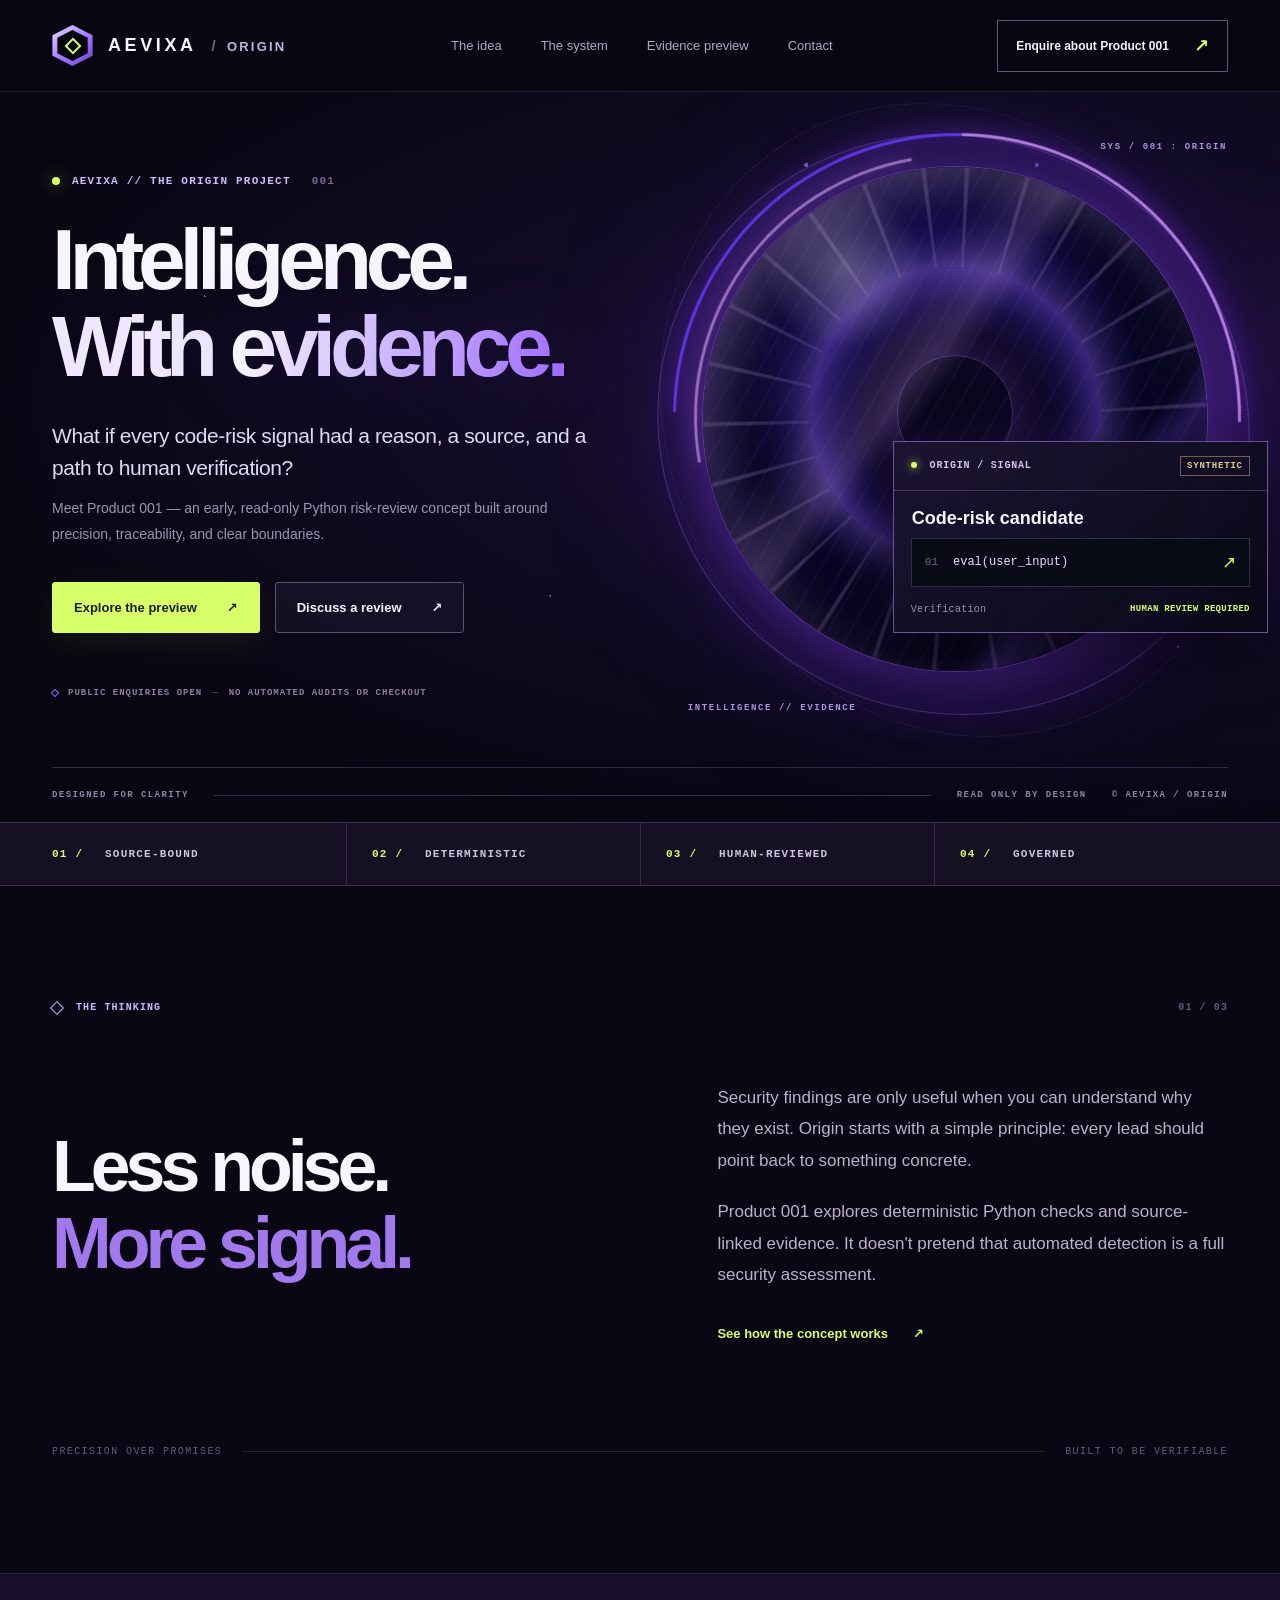
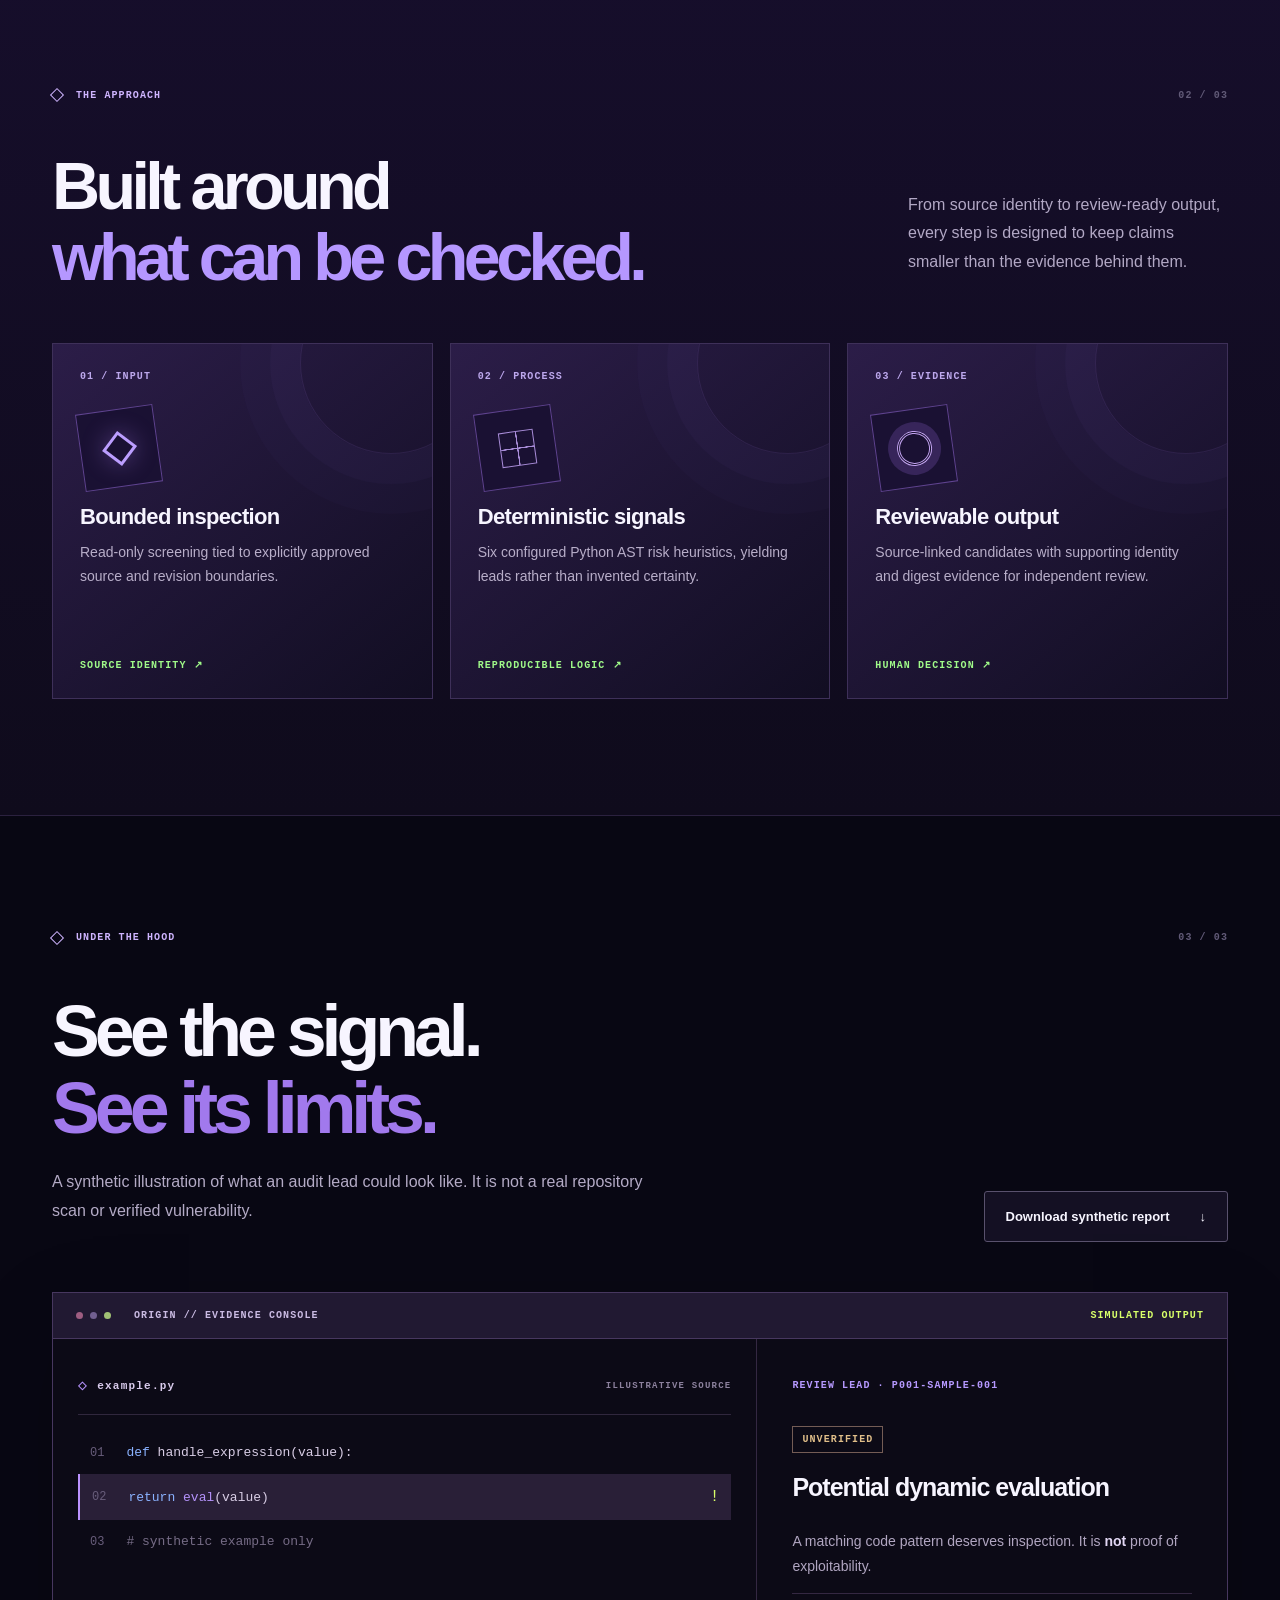
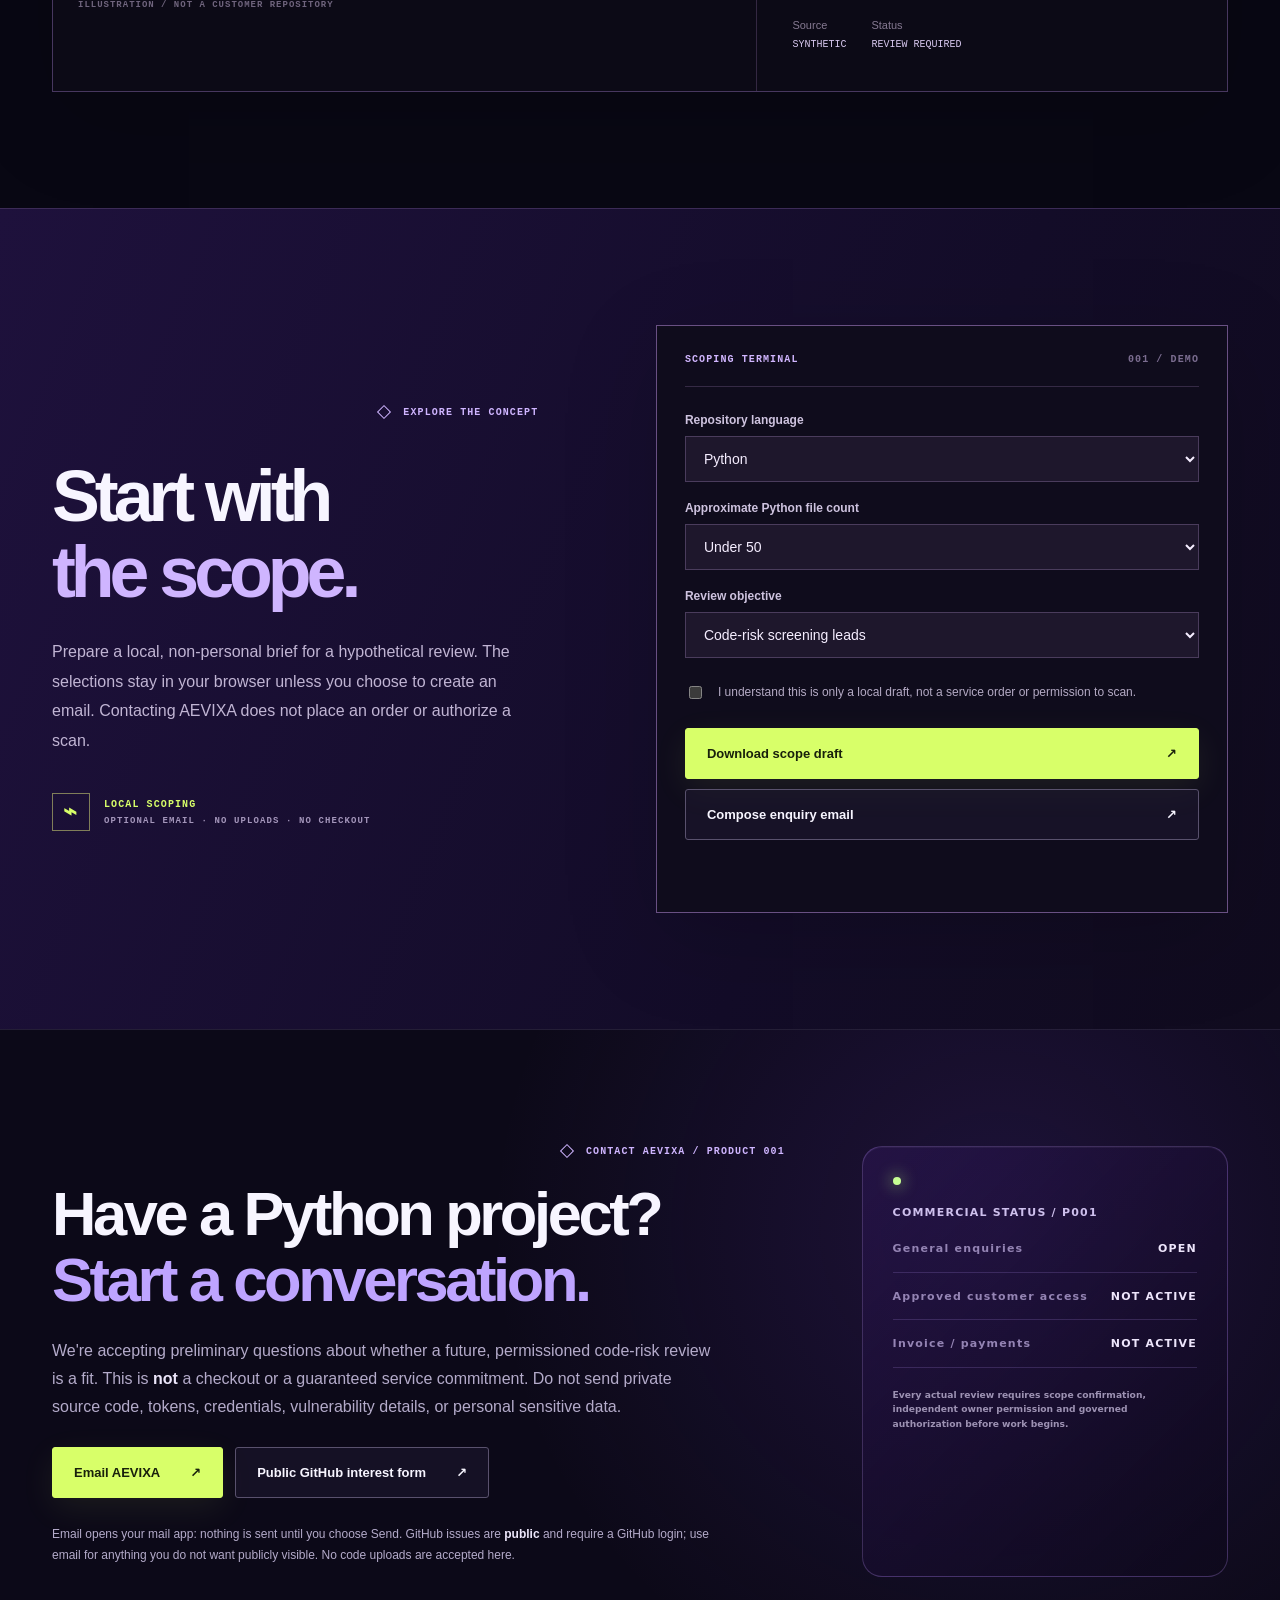
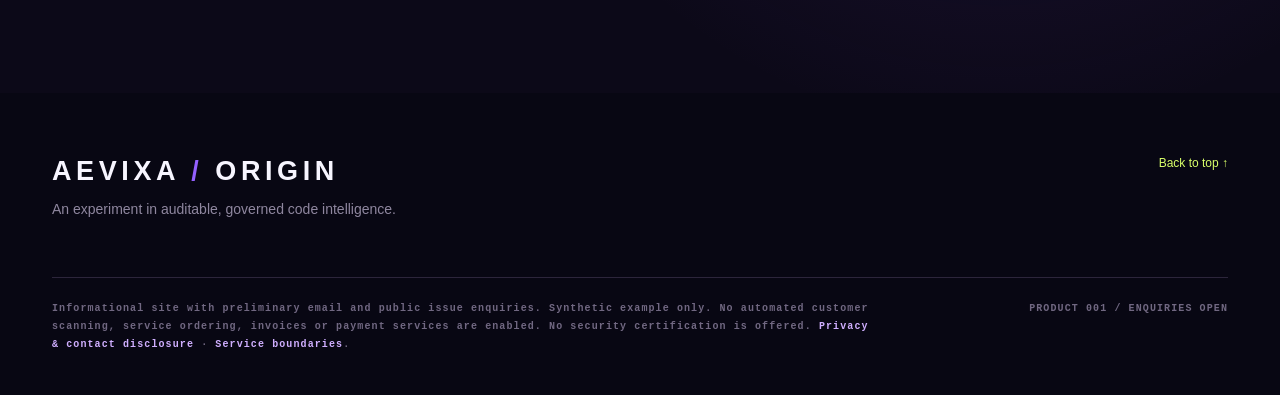
<file: index.html>
<!doctype html>
<html lang="en">
<head>
  <link rel="canonical" href="https://aevixa-origin-site.pages.dev/">
  <meta property="og:type" content="website">
  <meta property="og:site_name" content="AEVIXA / Origin">
  <meta property="og:title" content="AEVIXA / Origin — Intelligence, with evidence.">
  <meta property="og:description" content="Explore an evidence-bound Python code-risk review concept, with synthetic examples and preliminary inquiries. No customer scanning or payments are enabled.">
  <meta property="og:url" content="https://aevixa-origin-site.pages.dev/">
  <meta name="twitter:card" content="summary">
  <meta charset="utf-8">
  <meta name="viewport" content="width=device-width, initial-scale=1">
  <meta name="theme-color" content="#070611">
  <meta name="robots" content="index,follow">
  <meta http-equiv="Content-Security-Policy" content="default-src 'none'; style-src 'self'; script-src 'self'; img-src 'self' data:; base-uri 'none'; form-action 'none'; connect-src 'none'">
  <meta name="description" content="AEVIXA / Origin Product 001 is an evidence-bound, read-only Python code-risk review concept. Synthetic demonstrations only; general enquiries are open; private scanning and checkout are not enabled.">
  <title>AEVIXA / ORIGIN — Intelligence, with evidence.</title>
  <link rel="stylesheet" href="styles.css">
  <script src="app.js" defer></script>
</head>
<body>
  <a class="skip-link" href="#main">Skip to content</a>
  <header class="site-header">
    <div class="container header-layout">
      <a class="logo" href="#top" aria-label="AEVIXA / Origin homepage">
        <span class="logo-sigil" aria-hidden="true"><i></i><b></b></span>
        <span class="logo-word">AEVIXA <span> / </span><small>ORIGIN</small></span>
      </a>
      <nav class="desktop-links" aria-label="Site navigation">
        <a href="#mission">The idea</a>
        <a href="#system">The system</a>
        <a href="#evidence">Evidence preview</a>
        <a href="#contact">Contact</a>
      </nav>
      <a class="header-cta" href="#contact">Enquire about Product 001 <span aria-hidden="true">↗</span></a>
      <button class="menu-button" id="menu-toggle" type="button" aria-expanded="false" aria-controls="mobile-nav" aria-label="Open menu"><span></span><span></span></button>
    </div>
    <nav class="mobile-links" id="mobile-nav" aria-label="Mobile navigation" hidden>
      <a href="#mission">The idea</a><a href="#system">The system</a><a href="#evidence">Evidence preview</a><a href="#scope">Scope planner</a><a href="#contact">Contact AEVIXA</a>
    </nav>
  </header>
  <main id="main">
    <section class="hero" id="top">
      <div class="hero-stars" aria-hidden="true"></div>
      <div class="container hero-layout">
        <div class="hero-copy">
          <div class="eyebrow"><span class="signal-dot"></span> AEVIXA // THE ORIGIN PROJECT <span class="eyebrow-index">001</span></div>
          <h1>Intelligence.<br><span class="hero-word-ghost">With</span> <span class="hero-word-bright">evidence.</span></h1>
          <p class="hero-summary">What if every code-risk signal had a reason, a source, and a path to human verification?</p>
          <p class="hero-sub">Meet Product 001 — an early, read-only Python risk-review concept built around precision, traceability, and clear boundaries.</p>
          <div class="hero-buttons"><a href="#evidence" class="button button-primary">Explore the preview <span aria-hidden="true">↗</span></a><a href="#contact" class="button button-outline">Discuss a review <span aria-hidden="true">↗</span></a></div>
          <div class="hero-note"><span class="note-indicator"></span> PUBLIC ENQUIRIES OPEN <span class="note-dash">—</span> NO AUTOMATED AUDITS OR CHECKOUT</div>
        </div>
        <div class="hero-art" aria-label="Decorative violet energy sphere and a fictional evidence signal preview">
          <div class="portal-glow" aria-hidden="true"></div>
          <div class="portal-rim outer" aria-hidden="true"></div><div class="portal-rim inner" aria-hidden="true"></div>
          <div class="portal-core" aria-hidden="true"><div class="portal-core-inner"></div><div class="portal-shine"></div></div>
          <div class="arc arc-one" aria-hidden="true"></div><div class="arc arc-two" aria-hidden="true"></div>
          <span class="art-coordinate coord-top" aria-hidden="true">SYS / 001 : ORIGIN</span>
          <span class="art-coordinate coord-bottom" aria-hidden="true">INTELLIGENCE // EVIDENCE</span>
          <div class="evidence-widget">
            <div class="widget-head"><span><span class="widget-led"></span> ORIGIN / SIGNAL</span><span class="widget-demo">SYNTHETIC</span></div>
            <div class="widget-title">Code-risk candidate</div>
            <div class="widget-body"><span>01</span><code>eval(user_input)</code><span class="widget-arrow" aria-hidden="true">↗</span></div>
            <div class="widget-foot"><span>Verification</span><strong>HUMAN REVIEW REQUIRED</strong></div>
          </div>
        </div>
      </div>
      <div class="hero-bottom container"><span>DESIGNED FOR CLARITY</span><span class="hero-bottom-line"></span><span>READ ONLY BY DESIGN</span><span>© AEVIXA / ORIGIN</span></div>
    </section>
    <section class="signal-band" aria-label="Platform principles"><div class="container signal-layout"><div><span>01 /</span> SOURCE-BOUND</div><div><span>02 /</span> DETERMINISTIC</div><div><span>03 /</span> HUMAN-REVIEWED</div><div><span>04 /</span> GOVERNED</div></div></section>
    <section id="mission" class="mission container section-pad">
      <div class="section-label"><span class="section-marker"></span> THE THINKING <span>01 / 03</span></div>
      <div class="mission-grid">
        <h2>Less noise.<br><span>More signal.</span></h2>
        <div class="mission-copy"><p>Security findings are only useful when you can understand why they exist. Origin starts with a simple principle: every lead should point back to something concrete.</p><p>Product 001 explores deterministic Python checks and source-linked evidence. It doesn't pretend that automated detection is a full security assessment.</p><a href="#system" class="inline-link">See how the concept works <span aria-hidden="true">↗</span></a></div>
      </div>
      <div class="mission-index"><span>PRECISION OVER PROMISES</span><span class="mission-line"></span><span>BUILT TO BE VERIFIABLE</span></div>
    </section>
    <section id="system" class="system section-pad">
      <div class="container">
        <div class="section-label"><span class="section-marker"></span> THE APPROACH <span>02 / 03</span></div>
        <div class="system-title"><h2>Built around<br><em>what can be checked.</em></h2><p>From source identity to review-ready output, every step is designed to keep claims smaller than the evidence behind them.</p></div>
        <div class="feature-grid">
          <article class="feature"><span class="feature-index">01 / INPUT</span><div class="feature-icon"><span class="feature-mark diamond" aria-hidden="true"></span></div><h3>Bounded inspection</h3><p>Read-only screening tied to explicitly approved source and revision boundaries.</p><span class="feature-foot">SOURCE IDENTITY ↗</span></article>
          <article class="feature"><span class="feature-index">02 / PROCESS</span><div class="feature-icon"><span class="feature-mark gridmark" aria-hidden="true"></span></div><h3>Deterministic signals</h3><p>Six configured Python AST risk heuristics, yielding leads rather than invented certainty.</p><span class="feature-foot">REPRODUCIBLE LOGIC ↗</span></article>
          <article class="feature"><span class="feature-index">03 / EVIDENCE</span><div class="feature-icon"><span class="feature-mark rings" aria-hidden="true"></span></div><h3>Reviewable output</h3><p>Source-linked candidates with supporting identity and digest evidence for independent review.</p><span class="feature-foot">HUMAN DECISION ↗</span></article>
        </div>
      </div>
    </section>
    <section id="evidence" class="evidence section-pad container">
      <div class="section-label"><span class="section-marker"></span> UNDER THE HOOD <span>03 / 03</span></div>
      <div class="evidence-heading"><div><h2>See the signal.<br><span>See its limits.</span></h2><p>A synthetic illustration of what an audit lead could look like. It is not a real repository scan or verified vulnerability.</p></div><a class="button button-outline" href="sample_report.json" download>Download synthetic report <span aria-hidden="true">↓</span></a></div>
      <div class="terminal">
        <div class="terminal-top"><div class="terminal-controls"><i></i><i></i><i></i></div><span>ORIGIN // EVIDENCE CONSOLE</span><span class="terminal-status">SIMULATED OUTPUT</span></div>
        <div class="terminal-main"><div class="terminal-code"><div class="code-file"><span class="code-purple">◇</span> example.py <span>ILLUSTRATIVE SOURCE</span></div><div class="code-line"><em>01</em><code><span class="code-blue">def</span> handle_expression(value):</code></div><div class="code-line is-hot"><em>02</em><code>    <span class="code-blue">return</span> <span class="code-purple">eval</span>(value)</code><span class="code-warning">!</span></div><div class="code-line"><em>03</em><code>    <span class="code-muted"># synthetic example only</span></code></div><div class="terminal-footer">ILLUSTRATION / NOT A CUSTOMER REPOSITORY</div></div><div class="terminal-result"><span class="result-kicker">REVIEW LEAD · P001-SAMPLE-001</span><span class="result-flag">UNVERIFIED</span><h3>Potential dynamic evaluation</h3><p>A matching code pattern deserves inspection. It is <strong>not</strong> proof of exploitability.</p><div class="result-meta"><div><span>Source</span><b>SYNTHETIC</b></div><div><span>Status</span><b>REVIEW REQUIRED</b></div></div></div></div>
      </div>
    </section>
    <section id="scope" class="scope section-pad"><div class="container scope-grid"><div class="scope-copy"><div class="section-label"><span class="section-marker"></span> EXPLORE THE CONCEPT</div><h2>Start with<br><span>the scope.</span></h2><p>Prepare a local, non-personal brief for a hypothetical review. The selections stay in your browser unless you choose to create an email. Contacting AEVIXA does not place an order or authorize a scan.</p><div class="scope-lock"><span aria-hidden="true">⌁</span><div><strong>LOCAL SCOPING</strong><small>OPTIONAL EMAIL · NO UPLOADS · NO CHECKOUT</small></div></div></div><form id="scope-form" class="scope-card" novalidate><div class="form-top"><span>SCOPING TERMINAL</span><span>001 / DEMO</span></div><label for="language">Repository language</label><select id="language" required><option value="python">Python</option><option value="mixed">Mixed, including Python</option></select><label for="size">Approximate Python file count</label><select id="size" required><option value="under-50">Under 50</option><option value="50-to-250">50–250</option><option value="over-250">Over 250</option><option value="unsure">Not sure</option></select><label for="goal">Review objective</label><select id="goal" required><option value="risk-leads">Code-risk screening leads</option><option value="maintenance-review">Maintainability discussion</option><option value="exploratory">Exploratory screening</option></select><label class="check-row"><input type="checkbox" id="ack" required><span>I understand this is only a local draft, not a service order or permission to scan.</span></label><button type="submit" class="button button-primary submit">Download scope draft <span aria-hidden="true">↗</span></button><button type="button" id="compose-inquiry" class="button button-outline submit">Compose enquiry email <span aria-hidden="true">↗</span></button><p id="message" role="status" aria-live="polite" class="form-message"></p></form></div></section>

    <section id="contact" class="contact section-pad" aria-labelledby="contact-title"><div class="container contact-inner"><div><div class="section-label"><span class="section-marker"></span> CONTACT AEVIXA / PRODUCT 001</div><h2 id="contact-title">Have a Python project?<br><span>Start a conversation.</span></h2><p>We're accepting preliminary questions about whether a future, permissioned code-risk review is a fit. This is <strong>not</strong> a checkout or a guaranteed service commitment. Do not send private source code, tokens, credentials, vulnerability details, or personal sensitive data.</p><div class="contact-actions"><a class="button button-primary" href="mailto:aevixahq@gmail.com?subject=Product%20001%20-%20preliminary%20enquiry">Email AEVIXA <span aria-hidden="true">↗</span></a><a class="button button-outline" href="https://github.com/AEVIXA-hq/aevixa-origin-site/issues/new?template=product001-interest.yml" rel="noopener noreferrer">Public GitHub interest form <span aria-hidden="true">↗</span></a></div><p class="contact-disclosure">Email opens your mail app: nothing is sent until you choose Send. GitHub issues are <strong>public</strong> and require a GitHub login; use email for anything you do not want publicly visible. No code uploads are accepted here.</p></div><aside class="contact-status"><span class="status-dot" aria-hidden="true"></span><span>COMMERCIAL STATUS / P001</span><dl><div><dt>General enquiries</dt><dd>OPEN</dd></div><div><dt>Approved customer access</dt><dd>NOT ACTIVE</dd></div><div><dt>Invoice / payments</dt><dd>NOT ACTIVE</dd></div></dl><small>Every actual review requires scope confirmation, independent owner permission and governed authorization before work begins.</small></aside></div></section>
  </main>
  <footer class="site-footer"><div class="container footer-top"><div><div class="footer-logo">AEVIXA <span>/</span> ORIGIN</div><p>An experiment in auditable, governed code intelligence.</p></div><a class="back-top" href="#top">Back to top ↑</a></div><div class="container footer-bottom"><p>Informational site with preliminary email and public issue enquiries. Synthetic example only. No automated customer scanning, service ordering, invoices or payment services are enabled. No security certification is offered. <a href="privacy.html">Privacy &amp; contact disclosure</a> · <a href="service-boundaries.html">Service boundaries</a>.</p><span>PRODUCT 001 / ENQUIRIES OPEN</span></div></footer>
</body>
</html>
</file>
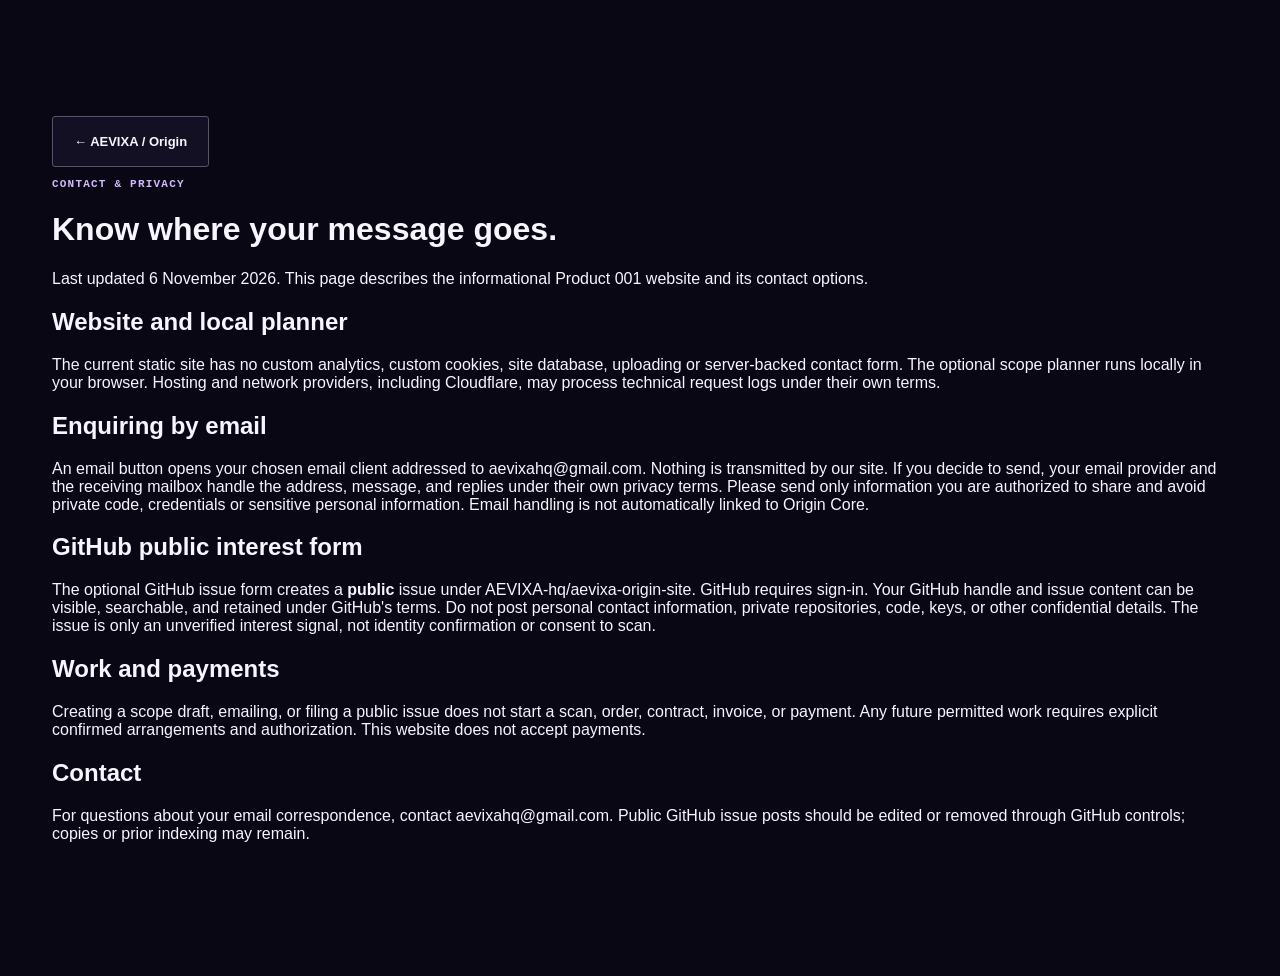
<file: privacy.html>
<!doctype html><html lang="en"><head>
<link rel="canonical" href="https://aevixa-origin-site.pages.dev/privacy.html"><meta name="description" content="AEVIXA / Origin Product 001 is a prototype concept. The website provides synthetic demonstrations and preliminary inquiries only. It is not an active checkout or private-code scanning service."><meta charset="utf-8"><meta name="viewport" content="width=device-width,initial-scale=1"><meta name="robots" content="index,follow"><meta name="theme-color" content="#070611"><meta http-equiv="Content-Security-Policy" content="default-src 'none'; style-src 'self'; base-uri 'none'; form-action 'none'; connect-src 'none'"><title>Contact and Privacy | AEVIXA / Origin</title><link rel="stylesheet" href="styles.css"></head><body><main class="container section-pad"><a class="button button-outline" href="/">← AEVIXA / Origin</a><p class="eyebrow" style="margin-top:36px">CONTACT & PRIVACY</p><h1>Know where your message goes.</h1><p>Last updated 6 November 2026. This page describes the informational Product 001 website and its contact options.</p><h2>Website and local planner</h2><p>The current static site has no custom analytics, custom cookies, site database, uploading or server-backed contact form. The optional scope planner runs locally in your browser. Hosting and network providers, including Cloudflare, may process technical request logs under their own terms.</p><h2>Enquiring by email</h2><p>An email button opens your chosen email client addressed to <a href="mailto:aevixahq@gmail.com">aevixahq@gmail.com</a>. Nothing is transmitted by our site. If you decide to send, your email provider and the receiving mailbox handle the address, message, and replies under their own privacy terms. Please send only information you are authorized to share and avoid private code, credentials or sensitive personal information. Email handling is not automatically linked to Origin Core.</p><h2>GitHub public interest form</h2><p>The optional GitHub issue form creates a <strong>public</strong> issue under AEVIXA-hq/aevixa-origin-site. GitHub requires sign-in. Your GitHub handle and issue content can be visible, searchable, and retained under GitHub's terms. Do not post personal contact information, private repositories, code, keys, or other confidential details. The issue is only an unverified interest signal, not identity confirmation or consent to scan.</p><h2>Work and payments</h2><p>Creating a scope draft, emailing, or filing a public issue does not start a scan, order, contract, invoice, or payment. Any future permitted work requires explicit confirmed arrangements and authorization. This website does not accept payments.</p><h2>Contact</h2><p>For questions about your email correspondence, contact <a href="mailto:aevixahq@gmail.com">aevixahq@gmail.com</a>. Public GitHub issue posts should be edited or removed through GitHub controls; copies or prior indexing may remain.</p></main></body></html>
</file>
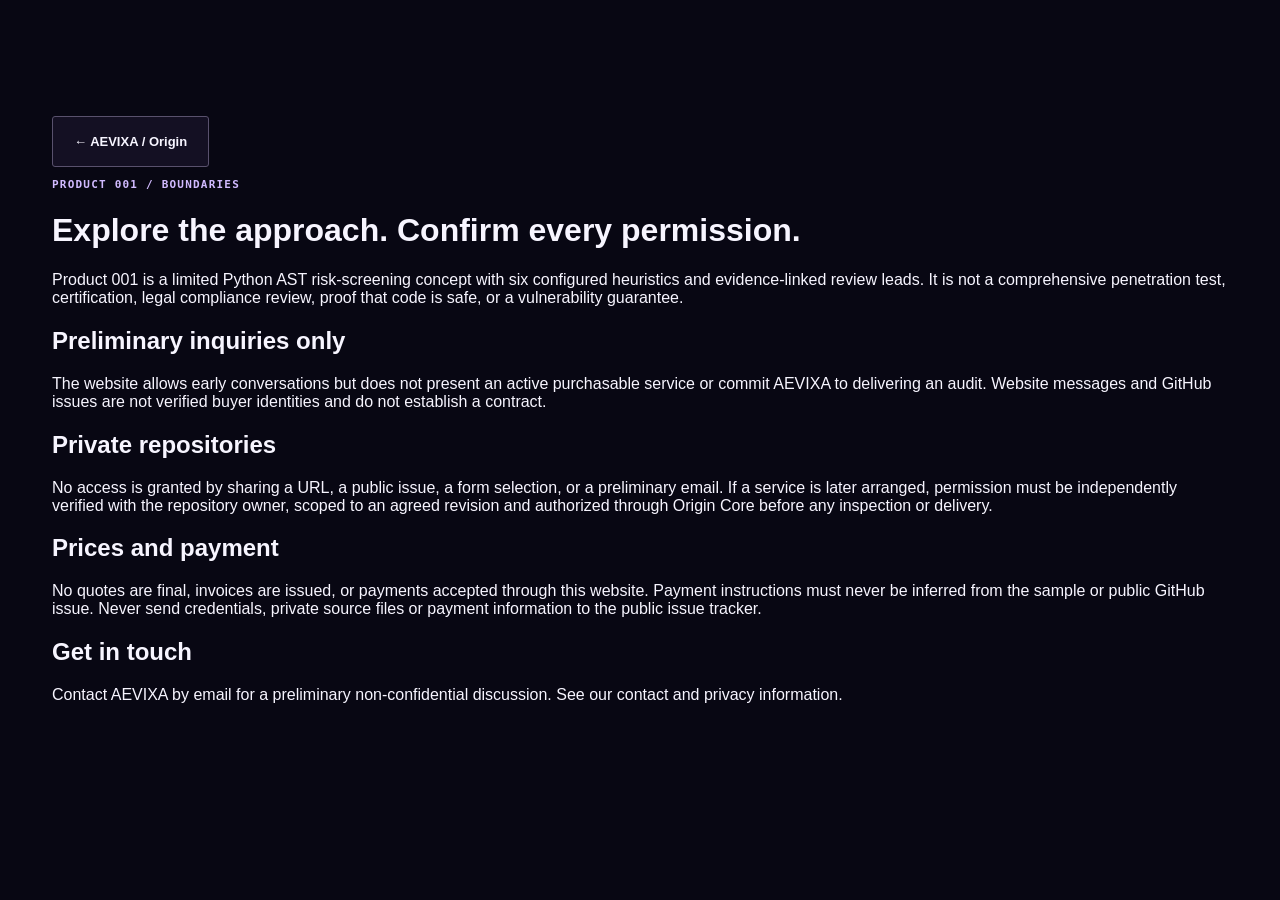
<file: service-boundaries.html>
<!doctype html><html lang="en"><head>
<link rel="canonical" href="https://aevixa-origin-site.pages.dev/service-boundaries.html"><meta name="description" content="AEVIXA / Origin Product 001 is a prototype concept. The website provides synthetic demonstrations and preliminary inquiries only. It is not an active checkout or private-code scanning service."><meta charset="utf-8"><meta name="viewport" content="width=device-width,initial-scale=1"><meta name="robots" content="index,follow"><meta name="theme-color" content="#070611"><meta http-equiv="Content-Security-Policy" content="default-src 'none'; style-src 'self'; base-uri 'none'; form-action 'none'; connect-src 'none'"><title>Service boundaries | AEVIXA / Origin</title><link rel="stylesheet" href="styles.css"></head><body><main class="container section-pad"><a class="button button-outline" href="/">← AEVIXA / Origin</a><p class="eyebrow" style="margin-top:36px">PRODUCT 001 / BOUNDARIES</p><h1>Explore the approach. Confirm every permission.</h1><p>Product 001 is a limited Python AST risk-screening concept with six configured heuristics and evidence-linked review leads. It is not a comprehensive penetration test, certification, legal compliance review, proof that code is safe, or a vulnerability guarantee.</p><h2>Preliminary inquiries only</h2><p>The website allows early conversations but does not present an active purchasable service or commit AEVIXA to delivering an audit. Website messages and GitHub issues are not verified buyer identities and do not establish a contract.</p><h2>Private repositories</h2><p>No access is granted by sharing a URL, a public issue, a form selection, or a preliminary email. If a service is later arranged, permission must be independently verified with the repository owner, scoped to an agreed revision and authorized through Origin Core before any inspection or delivery.</p><h2>Prices and payment</h2><p>No quotes are final, invoices are issued, or payments accepted through this website. Payment instructions must never be inferred from the sample or public GitHub issue. Never send credentials, private source files or payment information to the public issue tracker.</p><h2>Get in touch</h2><p><a href="mailto:aevixahq@gmail.com?subject=Product%20001%20-%20preliminary%20enquiry">Contact AEVIXA by email</a> for a preliminary non-confidential discussion. See our <a href="privacy.html">contact and privacy information</a>.</p></main></body></html>
</file>
<file: styles.css>
:root{--ink:#080713;--black:#05040c;--panel:#121023;--panel2:#1b1730;--line:#302b45;--white:#f7f5ff;--muted:#b4accb;--quiet:#807993;--purple:#9460ff;--purple2:#cfb5ff;--acid:#d8ff69;--acidink:#18200b;color-scheme:dark}
*{box-sizing:border-box}html{scroll-behavior:smooth}body{margin:0;background:var(--ink);color:var(--white);font-family:Inter,"Helvetica Neue",Arial,system-ui,sans-serif;-webkit-font-smoothing:antialiased}a{color:inherit}button,select{font:inherit}button:focus-visible,a:focus-visible,select:focus-visible,input:focus-visible{outline:2px solid var(--acid);outline-offset:4px}a{text-decoration:none}.container{width:min(1350px,calc(100% - 104px));margin:0 auto}.skip-link{position:absolute;left:-9999px;top:10px;z-index:30;background:var(--acid);color:#000;padding:9px 16px}.skip-link:focus{left:10px}.site-header{position:relative;z-index:10;background:#080711;border-bottom:1px solid rgba(255,255,255,.105)}.header-layout{height:91px;display:flex;align-items:center;gap:48px}.logo{display:flex;align-items:center;gap:15px;white-space:nowrap}.logo-sigil{width:41px;height:41px;position:relative;display:grid;place-items:center;background:linear-gradient(140deg,#e8dcff 1%,#9d74ff 56%,#6f3dce 100%);clip-path:polygon(50% 0,99% 25%,99% 75%,50% 100%,1% 75%,1% 25%);box-shadow:0 0 15px rgba(159,105,255,.3)}.logo-sigil i{height:31px;width:31px;background:var(--black);clip-path:polygon(50% 0,99% 25%,99% 75%,50% 100%,1% 75%,1% 25%)}.logo-sigil b{position:absolute;width:12px;height:12px;border:2px solid var(--acid);transform:rotate(45deg)}.logo-word{font-size:18px;letter-spacing:.2em;font-weight:850}.logo-word span{color:#706780;font-size:15px;letter-spacing:0;padding:0 7px}.logo-word small{font-size:13px;letter-spacing:.17em;font-weight:600;color:#beb6d9}.desktop-links{display:flex;gap:39px;margin:auto;align-items:center}.desktop-links a{color:#afa7c2;font-size:13px;transition:color .2s}.desktop-links a:hover,.inline-link:hover{color:var(--acid)}.header-cta{font-size:12px;font-weight:750;border:1px solid #615580;padding:14px 18px;white-space:nowrap;display:flex;gap:25px;align-items:center;transition:background .2s,border-color .2s}.header-cta:hover{background:#211736;border-color:var(--purple)}.header-cta span{color:var(--acid);font-size:18px}.menu-button{display:none}.mobile-links[hidden]{display:none!important}
.hero{position:relative;overflow:hidden;background:radial-gradient(ellipse at 82% 42%,#22103d 0%,#100b23 41%,#070611 77%);isolation:isolate}.hero:before{position:absolute;content:"";height:120%;width:60%;left:41%;top:0;background:repeating-linear-gradient(90deg,transparent 0,transparent 79px,rgba(170,127,255,.025) 80px),repeating-linear-gradient(0deg,transparent 0,transparent 79px,rgba(170,127,255,.025) 80px);opacity:.6;pointer-events:none;z-index:-1}.hero-stars{pointer-events:none;position:absolute;inset:0;opacity:.55;background-image:radial-gradient(1px 1px at 16% 28%,#bcaaff 99%,transparent),radial-gradient(2px 2px at 81% 10%,#a17fff 99%,transparent),radial-gradient(1px 1px at 92% 76%,#dfc6ff 99%,transparent),radial-gradient(1px 1px at 43% 69%,#bcaaff 99%,transparent),radial-gradient(2px 2px at 63% 10%,#baa0ff 99%,transparent)}.hero-layout{min-height:675px;position:relative;display:grid;grid-template-columns:55% 45%;align-items:center}.hero-copy{position:relative;z-index:2;padding:78px 0 64px}.eyebrow,.section-label,.hero-note,.art-coordinate,.hero-bottom,.signal-layout,.feature-index,.feature-foot,.terminal-top,.code-file,.terminal-footer,.result-kicker,.result-flag,.form-top,.scope-lock,.footer-bottom{font-family:"IBM Plex Mono",ui-monospace,SFMono-Regular,Consolas,monospace;font-weight:700;letter-spacing:.11em}.eyebrow{font-size:11px;color:#d1baff;display:flex;align-items:center;gap:12px}.signal-dot{width:8px;height:8px;background:var(--acid);border-radius:50%;box-shadow:0 0 18px rgba(216,255,105,.6)}.eyebrow-index{margin-left:9px;color:#776894}.hero h1{font-size:clamp(67px,6.7vw,105px);line-height:1.02;letter-spacing:-.073em;font-weight:790;margin:29px 0 29px;max-width:850px}.hero-word-ghost{color:#eee7ff}.hero-word-bright{background:linear-gradient(100deg,#fff 0%,#d8c5ff 42%,#a06bff 100%);-webkit-background-clip:text;background-clip:text;color:transparent;text-shadow:0 0 90px rgba(163,117,255,.21)}.hero-summary{font-size:21px;line-height:1.53;max-width:565px;letter-spacing:-.02em;margin:0 0 12px;color:#e0d9f3}.hero-sub{font-size:14px;line-height:1.85;color:#9c95b0;max-width:525px;margin:0 0 34px}.hero-buttons{display:flex;flex-wrap:wrap;gap:15px;align-items:center}.button{font-size:13px;font-weight:750;min-height:51px;padding:0 21px;display:inline-flex;gap:30px;align-items:center;justify-content:space-between;white-space:nowrap;cursor:pointer;border-radius:3px;transition:transform .2s,filter .2s,background .2s}.button:hover{transform:translateY(-2px)}.button-primary{background:var(--acid);color:var(--acidink);border:1px solid var(--acid);box-shadow:0 10px 34px rgba(216,255,105,.08)}.button-primary:hover{filter:brightness(1.07)}.button-outline{background:rgba(30,25,48,.55);color:var(--white);border:1px solid #59516d}.button-outline:hover{background:rgba(76,49,110,.4)}.hero-note{display:flex;align-items:center;gap:10px;color:#8c819f;margin-top:55px;font-size:9px;white-space:nowrap}.note-indicator{width:6px;height:6px;border:1px solid var(--purple);transform:rotate(45deg)}.note-dash{color:#504760}.hero-art{height:660px;position:relative;z-index:1;margin-left:-105px;transform:translateX(29px)}.portal-glow{position:absolute;width:640px;height:640px;left:15px;top:10px;border-radius:50%;background:radial-gradient(circle at 52% 50%,rgba(126,73,255,.31),rgba(77,32,156,.3) 28%,rgba(88,18,165,.16) 45%,transparent 70%);filter:blur(13px)}.portal-core{position:absolute;left:80px;top:67px;width:504px;height:504px;border-radius:50%;overflow:hidden;background:radial-gradient(ellipse at 47% 42%,#593ec3 0%,#2a1e7d 17%,#150d4d 34%,#080724 53%,#0d082e 68%,#6432e6 82%,#c39cff 89%,#24123b 96%);box-shadow:0 0 0 1px rgba(185,148,255,.27),inset -16px -30px 60px #040412,inset 8px 14px 40px rgba(206,178,255,.23),0 0 75px rgba(124,64,233,.48),0 0 170px rgba(104,52,219,.25);animation:levitate 8s ease-in-out infinite}.portal-core:before{content:"";position:absolute;inset:-20%;background:repeating-conic-gradient(from 20deg at 50% 50%,transparent 0 6deg,rgba(220,186,255,.19) 6.5deg 7deg,transparent 7.5deg 14deg);mask-image:radial-gradient(circle,transparent 10%,black 43%,transparent 75%);transform:rotate(-24deg);animation:spin 45s linear infinite}.portal-core:after{content:"";position:absolute;inset:0;border-radius:50%;background:radial-gradient(circle at 28% 20%,rgba(251,240,255,.3),transparent 15%),repeating-linear-gradient(120deg,transparent 0 16px,rgba(151,105,255,.08) 17px,transparent 19px);box-shadow:inset 34px 17px 47px rgba(188,136,255,.1);mix-blend-mode:screen}.portal-core-inner{position:absolute;left:21%;top:20%;width:58%;height:58%;border-radius:50%;background:radial-gradient(circle at 52% 53%,#0a071d 0%,#0c0722 40%,#302086 80%,transparent 100%);box-shadow:0 0 47px rgba(190,146,255,.45),inset 0 0 38px rgba(178,129,255,.3);border:1px solid rgba(190,154,255,.15)}.portal-core-inner:before{content:"";position:absolute;inset:30%;border:1px solid rgba(191,144,255,.3);border-radius:50%;box-shadow:0 0 60px rgba(160,100,255,.3)}.portal-shine{position:absolute;inset:0;border-radius:50%;background:linear-gradient(128deg,transparent 33%,rgba(219,173,255,.16) 42%,transparent 46%,transparent 72%,rgba(131,85,255,.21) 76%,transparent 83%)}.portal-rim{position:absolute;border:1px solid rgba(178,138,255,.28);border-radius:50%;pointer-events:none}.portal-rim.outer{width:650px;height:650px;top:-5px;left:7px;transform:rotate(-28deg) scaleX(.88);border-style:dashed;opacity:.6}.portal-rim.inner{width:575px;height:575px;top:37px;left:43px;transform:rotate(30deg) scaleX(1.04);box-shadow:inset 0 0 15px rgba(122,82,233,.1)}.arc{position:absolute;pointer-events:none;border-radius:50%;border:3px solid transparent}.arc-one{height:568px;width:568px;top:33px;left:50px;border-right-color:#cc93ff;border-top-color:#6b3cfd;transform:rotate(-44deg);filter:drop-shadow(0 0 10px #883aff);opacity:.83}.arc-two{height:526px;width:526px;top:54px;left:71px;border-left-color:rgba(228,175,255,.8);transform:rotate(35deg);filter:drop-shadow(0 0 9px #bb78ff);opacity:.7}.art-coordinate{position:absolute;font-size:9px;letter-spacing:.18em;color:#ad90df;z-index:3}.coord-top{top:42px;right:30px}.coord-bottom{bottom:47px;left:65px}.evidence-widget{position:absolute;z-index:5;left:270px;top:341px;width:375px;background:linear-gradient(140deg,rgba(28,21,49,.95),rgba(8,8,21,.94));border:1px solid rgba(185,141,255,.55);box-shadow:0 17px 50px rgba(0,0,0,.66),0 0 35px rgba(116,77,216,.16);backdrop-filter:blur(10px)}.widget-head{border-bottom:1px solid #44365e;padding:14px 17px;display:flex;align-items:center;justify-content:space-between;font:700 10px ui-monospace,monospace;letter-spacing:.08em;color:#d3c5eb}.widget-led{width:6px;height:6px;border-radius:50%;display:inline-block;background:var(--acid);box-shadow:0 0 9px var(--acid);margin-right:6px}.widget-demo{color:#e1cb95;border:1px solid #765d50;padding:4px 6px;font-size:9px}.widget-title{font-size:18px;font-weight:720;padding:17px 18px 9px}.widget-body{display:flex;align-items:center;gap:15px;margin:0 17px;padding:13px;background:#080b15;border:1px solid #302b48;color:#b4a4c9}.widget-body span{font:11px ui-monospace,monospace;color:#736789}.widget-body code{font:12px ui-monospace,monospace;color:#eddfff}.widget-arrow{margin-left:auto;color:var(--acid)!important;font-size:17px!important}.widget-foot{display:flex;justify-content:space-between;padding:17px;color:#9c93ac;font:10px ui-monospace,monospace;letter-spacing:.03em}.widget-foot strong{color:var(--acid);font-size:9px}.hero-bottom{position:relative;display:flex;align-items:center;gap:25px;padding:22px 0;font-size:9px;color:#9085a6;letter-spacing:.16em;border-top:1px solid #322848}.hero-bottom-line{flex:1;height:1px;background:#352b4e}.hero-bottom span:last-child{margin-left:auto}
.signal-band{background:#151024;border-top:1px solid #3b3151;border-bottom:1px solid #3b3151}.signal-layout{display:grid;grid-template-columns:repeat(4,1fr)}.signal-layout div{padding:25px 25px;border-left:1px solid #352c4c;font-size:11px;letter-spacing:.11em;color:#ccc5dd;white-space:nowrap}.signal-layout div:first-child{border-left:none;padding-left:0}.signal-layout div span{color:var(--acid);margin-right:14px}
.section-pad{padding-top:116px;padding-bottom:116px}.section-label{font-size:10px;color:var(--purple2);display:flex;align-items:center;gap:14px}.section-label>span:last-child{margin-left:auto;color:#615a77}.section-marker{width:10px;height:10px;border:1px solid var(--purple2);transform:rotate(45deg);display:inline-block}.mission-grid{display:grid;grid-template-columns:1.05fr 1fr;gap:11%;align-items:center;margin-top:55px}.mission h2,.system h2,.evidence h2,.scope h2{font-size:clamp(48px,5.6vw,79px);font-weight:760;letter-spacing:-.07em;line-height:1.07;margin:0}.mission h2 span,.evidence h2 span{color:#a179ed}.mission-copy{padding-top:14px}.mission-copy p{font-size:17px;line-height:1.85;color:#bbb2cc;margin:0 0 20px;max-width:550px}.inline-link{display:inline-flex;gap:25px;color:var(--acid);font-size:13px;font-weight:700;margin-top:15px}.mission-index{margin-top:104px;display:flex;gap:20px;align-items:center;color:#635d79;font:10px ui-monospace,monospace;letter-spacing:.14em}.mission-line{height:1px;flex:1;background:#262137}
.system{background:linear-gradient(180deg,#160e2b 0%,#0f0b1c 100%);border-top:1px solid #2b213f;border-bottom:1px solid #2b213f}.system-title{display:flex;justify-content:space-between;gap:50px;align-items:end;margin:50px 0}.system h2{font-size:clamp(46px,5.2vw,75px)}.system h2 em{font-style:normal;color:#b597ff}.system-title p{max-width:320px;color:#b2a8c5;font-size:16px;line-height:1.8}.feature-grid{display:grid;grid-template-columns:repeat(3,minmax(0,1fr));gap:17px}.feature{min-height:356px;background:linear-gradient(140deg,rgba(51,34,83,.76),rgba(18,14,35,.85));border:1px solid #3e3059;padding:27px;display:flex;flex-direction:column;position:relative;overflow:hidden;transition:transform .25s,border-color .25s}.feature:hover{transform:translateY(-5px);border-color:#8d69c8}.feature:after{content:"";position:absolute;right:-50px;top:-72px;width:180px;height:180px;border:1px solid rgba(146,115,214,.14);border-radius:50%;box-shadow:0 0 0 30px rgba(146,115,214,.035),0 0 0 60px rgba(146,115,214,.018);pointer-events:none}.feature-index,.feature-foot{font-size:10px;color:#bda8ed}.feature-icon{width:78px;height:78px;margin:27px 0 17px;background:#1a1133;border:1px solid #5f438f;display:grid;place-items:center;transform:rotate(-8deg)}.feature-mark{display:block}.feature-mark.diamond{width:25px;height:25px;border:3px solid #bc9eff;transform:rotate(45deg);box-shadow:0 0 23px rgba(182,134,255,.35)}.feature-mark.gridmark{width:35px;height:35px;border:1px solid #a88cd8;background:linear-gradient(90deg,transparent 48%,#a88cd8 49%,#a88cd8 52%,transparent 53%),linear-gradient(0deg,transparent 48%,#a88cd8 49%,#a88cd8 52%,transparent 53%)}.feature-mark.rings{width:35px;height:35px;border:3px double #c1a2ef;border-radius:50%;box-shadow:0 0 0 9px rgba(139,95,208,.25)}.feature h3{font-size:22px;letter-spacing:-.03em;margin:0 0 11px}.feature p{font-size:14px;line-height:1.7;color:#b8aec9;margin:0 0 35px}.feature-foot{margin-top:auto;color:#a0fa89}
.evidence-heading{display:flex;align-items:end;justify-content:space-between;gap:35px;margin:50px 0}.evidence-heading p{font-size:16px;color:#b4abc6;max-width:610px;line-height:1.8;margin-top:22px}.terminal{border:1px solid #47375f;background:#0c0a16;box-shadow:0 30px 90px rgba(0,0,0,.14)}.terminal-top{display:flex;align-items:center;gap:23px;padding:17px 23px;background:#211932;border-bottom:1px solid #47375f;font-size:10px;color:#cabbe3}.terminal-controls{display:flex;gap:7px}.terminal-controls i{height:7px;width:7px;background:#715f90;border-radius:50%}.terminal-controls i:first-child{background:#9e5d81}.terminal-controls i:last-child{background:#a0c074}.terminal-status{margin-left:auto;color:var(--acid)}.terminal-main{display:grid;grid-template-columns:1.2fr .8fr}.terminal-code{padding:40px 25px;border-right:1px solid #342842}.code-file{color:#d9cbec;font-size:11px;padding-bottom:22px;border-bottom:1px solid #30273d;margin-bottom:16px;display:flex;gap:10px;align-items:center}.code-file span:last-child{margin-left:auto;color:#8d829e;font-size:9px}.code-purple{color:#b492fa}.code-blue{color:#8ab2ff}.code-muted{color:#756b85}.code-line{display:flex;gap:22px;align-items:center;padding:14px 12px;font-size:13px}.code-line em{font-style:normal;color:#685d7b;font:12px ui-monospace,monospace}.code-line code{font:13px ui-monospace,monospace;color:#d9cee6}.code-line.is-hot{background:#291f37;border-left:2px solid #bb92ff}.code-warning{margin-left:auto;color:var(--acid);font-family:monospace;font-size:16px}.terminal-footer{margin-top:37px;color:#6f647d;font-size:9px}.terminal-result{padding:41px 35px;display:flex;align-items:start;flex-direction:column}.result-kicker{font-size:10px;color:#b699ff}.result-flag{margin-top:35px;color:#e0be89;border:1px solid #745c55;padding:7px 9px;font-size:10px}.terminal-result h3{font-size:25px;letter-spacing:-.04em;line-height:1.2;margin:19px 0 13px}.terminal-result p{color:#b1a6c1;line-height:1.8;font-size:14px}.terminal-result p strong{color:#e2d7f4}.result-meta{margin-top:auto;padding-top:25px;border-top:1px solid #342842;width:100%;display:flex;gap:25px}.result-meta div{display:flex;flex-direction:column;gap:8px}.result-meta span{color:#857991;font-size:11px}.result-meta b{color:#d8c8ef;font:10px ui-monospace,monospace}
.scope{background:linear-gradient(112deg,#1e113c 0%,#130c28 65%,#100b1e 100%);border-top:1px solid #3c2b57}.scope-grid{display:grid;grid-template-columns:.85fr 1fr;gap:10%;align-items:center}.scope-copy h2{margin-top:40px}.scope-copy h2 span{color:var(--purple2)}.scope-copy>p{max-width:490px;color:#c1b5d4;font-size:16px;line-height:1.85;margin:26px 0}.scope-lock{display:flex;gap:14px;align-items:center;margin-top:38px;color:var(--acid);font-size:10px}.scope-lock>span{border:1px solid #807e59;display:grid;place-items:center;width:38px;height:38px;font-size:23px}.scope-lock small{display:block;color:#a496bb;margin-top:6px;font-size:9px}.scope-card{background:#0f0c1c;border:1px solid #695083;padding:28px;box-shadow:0 25px 90px rgba(0,0,0,.16)}.form-top{display:flex;justify-content:space-between;font-size:10px;color:#d1b6ff;margin-bottom:26px;padding-bottom:21px;border-bottom:1px solid #352a45}.form-top span:last-child{color:#7b6d90}.scope-card>label:not(.check-row){font-size:12px;font-weight:650;color:#cec3df;display:block;margin:19px 0 9px}.scope-card select{display:block;background:#1e172c;border:1px solid #4a3c5c;border-radius:0;color:#f5edff;width:100%;min-height:46px;padding:0 14px;font-size:14px}.scope-card select:focus{border-color:#ba9ce9}.check-row{display:flex;align-items:start;gap:13px;margin:25px 0;color:#b4aac4;font-size:12px;line-height:1.6}.check-row input{accent-color:var(--acid);margin-top:3px;flex:none}.submit{width:100%;justify-content:space-between}.form-message{min-height:20px;font-size:12px;color:var(--acid)}
.site-footer{background:#080713}.footer-top{display:flex;justify-content:space-between;align-items:start;gap:50px;padding:63px 0 46px}.footer-logo{font-size:27px;font-weight:850;letter-spacing:.17em}.footer-logo span{color:var(--purple)}.footer-top p{color:#8f879f;font-size:14px}.back-top{font-size:12px;color:var(--acid)}.footer-bottom{border-top:1px solid #2c253b;padding:22px 0 40px;display:flex;justify-content:space-between;gap:30px;align-items:start;font-size:10px;line-height:1.8;color:#716882}.footer-bottom p{max-width:820px;margin:0}.footer-bottom span{white-space:nowrap}
@keyframes levitate{0%,100%{transform:translateY(0)}50%{transform:translateY(-14px)}}@keyframes spin{to{transform:rotate(336deg)}}
@media(max-width:1190px){.container{width:min(1150px,calc(100% - 72px))}.header-layout{gap:26px}.desktop-links{gap:22px}.hero-layout{grid-template-columns:57% 43%}.hero-art{transform:translateX(-12px) scale(.86);transform-origin:42% 50%}.hero h1{font-size:clamp(62px,6.5vw,87px)}.logo-word{font-size:16px}}
@media(max-width:890px){.container{width:calc(100% - 56px)}.desktop-links,.header-cta{display:none}.header-layout{height:75px;justify-content:space-between}.menu-button{display:flex;width:46px;height:43px;background:#1c152b;border:1px solid #4c3a68;flex-direction:column;justify-content:center;align-items:center;gap:7px;cursor:pointer}.menu-button span{height:2px;width:22px;background:#f7eaff}.mobile-links:not([hidden]){display:flex;flex-direction:column;gap:0;background:#191126;border-top:1px solid #413054;padding:10px 28px 22px}.mobile-links a{padding:13px;color:#e8d8fc;border-bottom:1px solid #312442;font-size:14px}.hero-layout{grid-template-columns:1fr;min-height:0}.hero-copy{padding:82px 0 0}.hero h1{font-size:clamp(64px,9vw,100px);max-width:760px}.hero-art{margin:0 auto;width:690px;max-width:100%;height:570px;transform:scale(.85);transform-origin:top center}.portal-glow{top:-10px}.portal-core{top:40px}.portal-rim.outer{top:-32px}.portal-rim.inner{top:10px}.arc-one{top:5px}.arc-two{top:27px}.evidence-widget{top:310px}.coord-top{top:0}.coord-bottom{bottom:60px}.signal-layout{grid-template-columns:repeat(2,1fr)}.signal-layout div:nth-child(3){border-left:0;padding-left:0;border-top:1px solid #302744}.signal-layout div:nth-child(4){border-top:1px solid #302744}.mission-grid{gap:5%}.feature-grid{grid-template-columns:1fr 1fr}.feature-grid .feature:last-child{grid-column:1/-1;min-height:290px}.scope-grid{grid-template-columns:1fr;gap:40px}.scope-card{max-width:730px}}
@media(max-width:620px){.container{width:calc(100% - 38px)}.logo{gap:10px}.logo-word{font-size:14px;letter-spacing:.14em}.logo-word small{font-size:10px}.logo-sigil{height:34px;width:34px}.logo-sigil i{height:25px;width:25px}.logo-sigil b{height:10px;width:10px}.hero-copy{padding:60px 0 0}.eyebrow{font-size:9px;letter-spacing:.08em}.hero h1{font-size:clamp(45px,12.4vw,68px);letter-spacing:-.075em;margin:27px 0}.hero-summary{font-size:18px}.hero-sub{font-size:13px}.hero-buttons{gap:12px}.button{font-size:12px;padding:0 15px;min-height:49px;gap:18px}.hero-note{flex-wrap:wrap;white-space:normal;font-size:8px;letter-spacing:.05em;margin-top:33px}.hero-art{height:385px;width:650px;max-width:none;left:50%;margin-left:-325px;transform:scale(.55);transform-origin:top center}.portal-core{top:40px}.evidence-widget{top:298px}.hero-bottom{gap:12px;flex-wrap:wrap;font-size:8px}.hero-bottom span:last-child{margin-left:0}.hero-bottom-line{display:none}.signal-layout{grid-template-columns:1fr 1fr}.signal-layout div{padding:16px 7px;font-size:8px;letter-spacing:.04em}.signal-layout div:nth-child(2),.signal-layout div:nth-child(4){padding-left:12px}.signal-layout div span{margin-right:4px}.section-pad{padding:75px 0}.mission-grid{grid-template-columns:1fr;gap:28px;margin-top:34px}.mission h2,.system h2,.evidence h2,.scope h2{font-size:clamp(43px,11vw,64px)}.mission-copy p{font-size:15px}.mission-index{margin-top:55px;font-size:8px}.system-title{display:block;margin:34px 0}.system-title p{font-size:14px;margin-top:22px}.feature-grid{grid-template-columns:1fr}.feature{min-height:280px}.feature-grid .feature:last-child{grid-column:auto;min-height:280px}.feature-icon{width:58px;height:58px;margin:18px 0}.evidence-heading{display:block;margin:34px 0}.evidence-heading p{font-size:14px}.evidence-heading .button{margin-top:20px}.terminal-top{padding:15px 11px;gap:8px;font-size:8px;letter-spacing:0}.terminal-status{font-size:8px}.terminal-main{grid-template-columns:1fr}.terminal-code{padding:26px 12px;border-right:0;border-bottom:1px solid #352943}.terminal-result{padding:29px 20px}.code-line{gap:10px;font-size:11px;padding:13px 6px}.code-line code{font-size:11px}.code-file{font-size:9px}.code-file span:last-child{font-size:8px}.scope-copy>p{font-size:14px}.scope-card{padding:19px}.footer-top{display:block;padding:50px 0 30px}.footer-logo{font-size:21px}.back-top{display:inline-block;margin-top:14px}.footer-bottom{display:block}.footer-bottom span{display:block;margin-top:15px}}
@media(prefers-reduced-motion:reduce){*,*:before,*:after{scroll-behavior:auto!important;animation:none!important;transition:none!important}}


/* Commercial interest contacts; retains Ultraviolet design palette. */
.contact{background:radial-gradient(circle at 78% 30%,rgba(122,66,228,.16),transparent 46%),#0c0918;border-top:1px solid rgba(199,166,255,.13)}
.contact-inner{display:grid;grid-template-columns:minmax(0,1.5fr) minmax(250px,.75fr);gap:clamp(28px,6vw,90px);align-items:center}
.contact h2{font-size:clamp(36px,4.8vw,64px);letter-spacing:-.055em;line-height:1.08;margin:24px 0}
.contact h2 span{color:#bea4ff}.contact p{color:#b4abca;max-width:660px;line-height:1.75}
.contact p strong{color:#ece6fa}.contact-actions{display:flex;gap:12px;flex-wrap:wrap;margin:26px 0}
.contact-disclosure{font-size:12px!important;line-height:1.7!important}
.contact-status{align-self:stretch;display:flex;flex-direction:column;gap:20px;padding:30px;border:1px solid rgba(188,148,249,.26);border-radius:20px;background:linear-gradient(135deg,rgba(57,26,108,.34),rgba(14,9,28,.82));box-shadow:inset 0 1px 0 rgba(230,217,255,.05);color:#cec0ed;font:700 11px/1.5 system-ui;letter-spacing:.11em}
.contact-status .status-dot{display:inline-block;width:8px;height:8px;background:#c6ff94;box-shadow:0 0 16px #baff79;border-radius:50%}
.contact-status dl{display:grid;gap:16px;margin:0}.contact-status dl>div{display:flex;align-items:center;justify-content:space-between;gap:10px;padding:0 0 14px;border-bottom:1px solid rgba(188,148,249,.19)}
.contact-status dt{color:#9484b4}.contact-status dd{color:#ede5fb;margin:0;text-align:right}.contact-status small{color:#9d92b3;letter-spacing:normal;line-height:1.6}
#scope-form .button{max-width:100%}.scope-card #compose-inquiry{margin-top:10px}
.site-footer a:not(.back-top){color:#d0afff}
@media(max-width:800px){.contact-inner{grid-template-columns:1fr}.contact-status{padding:24px}.contact-actions .button{width:100%;text-align:center}}
</file>
